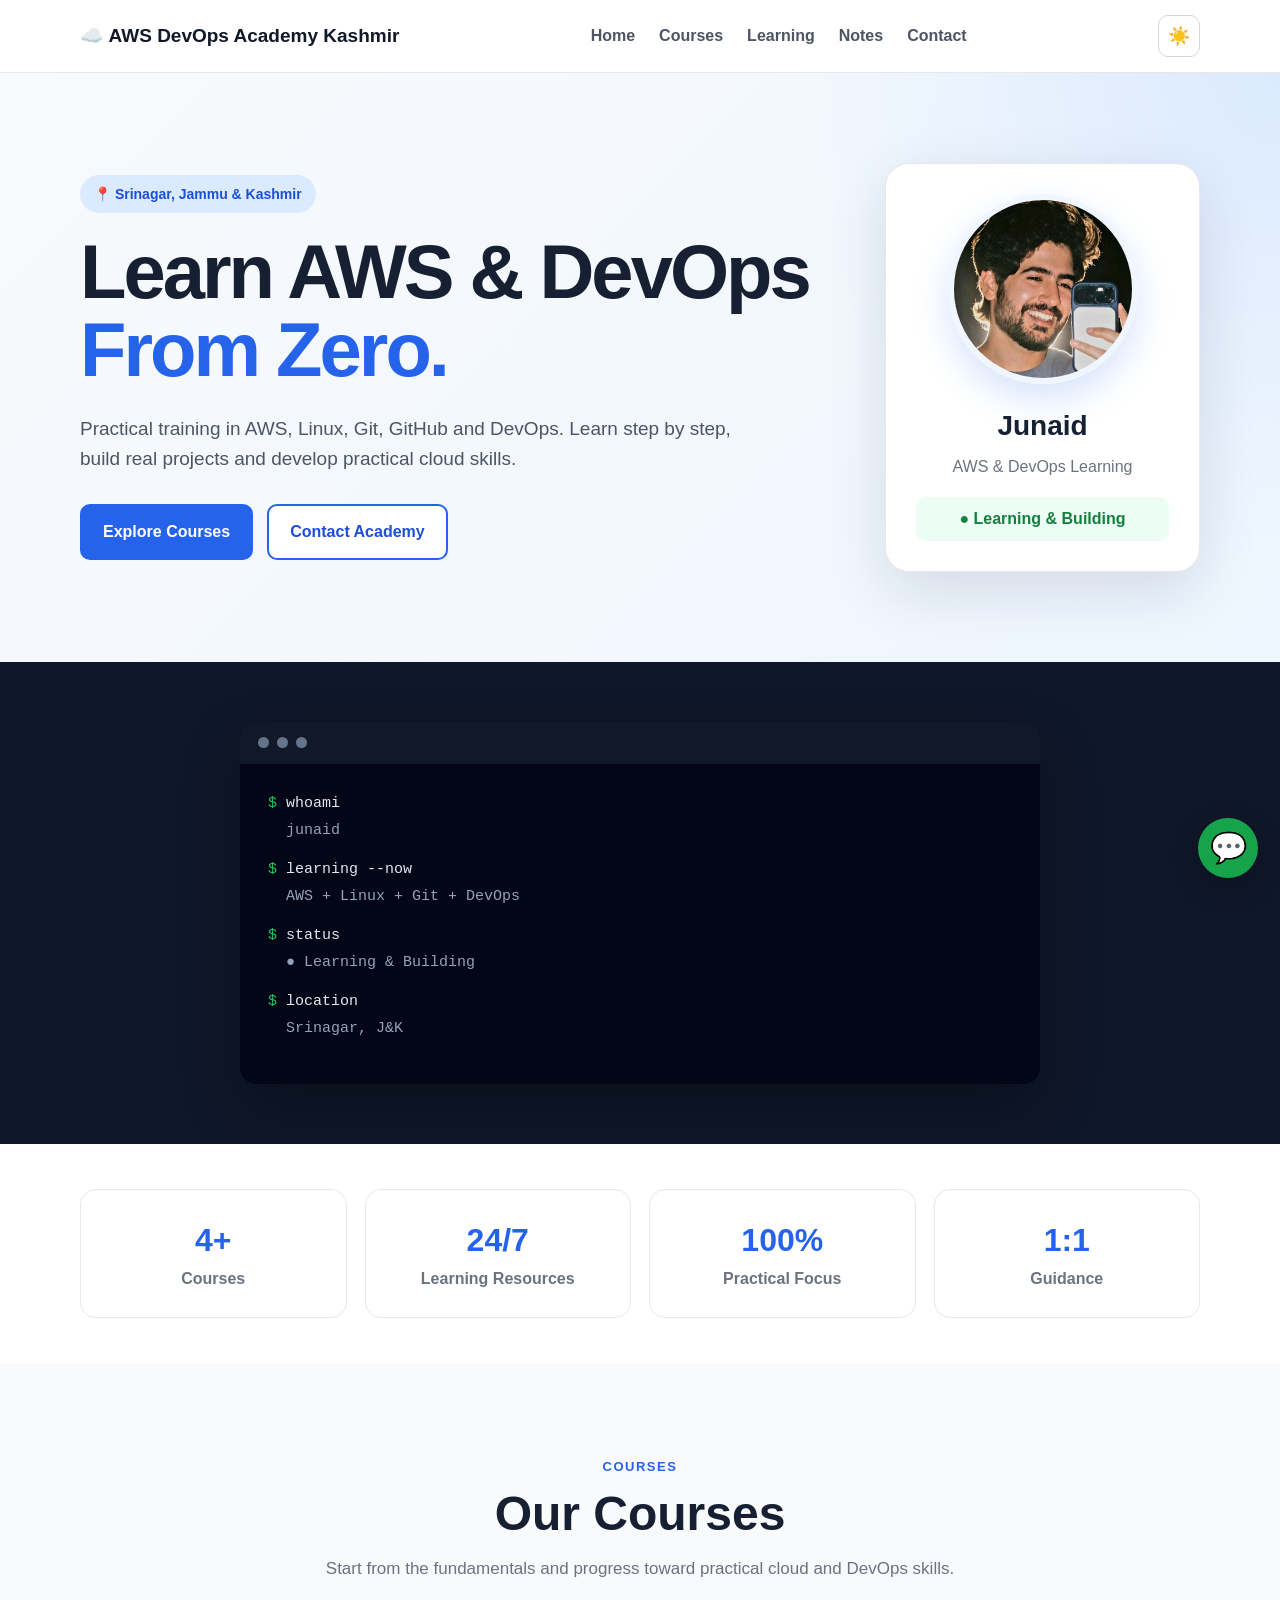
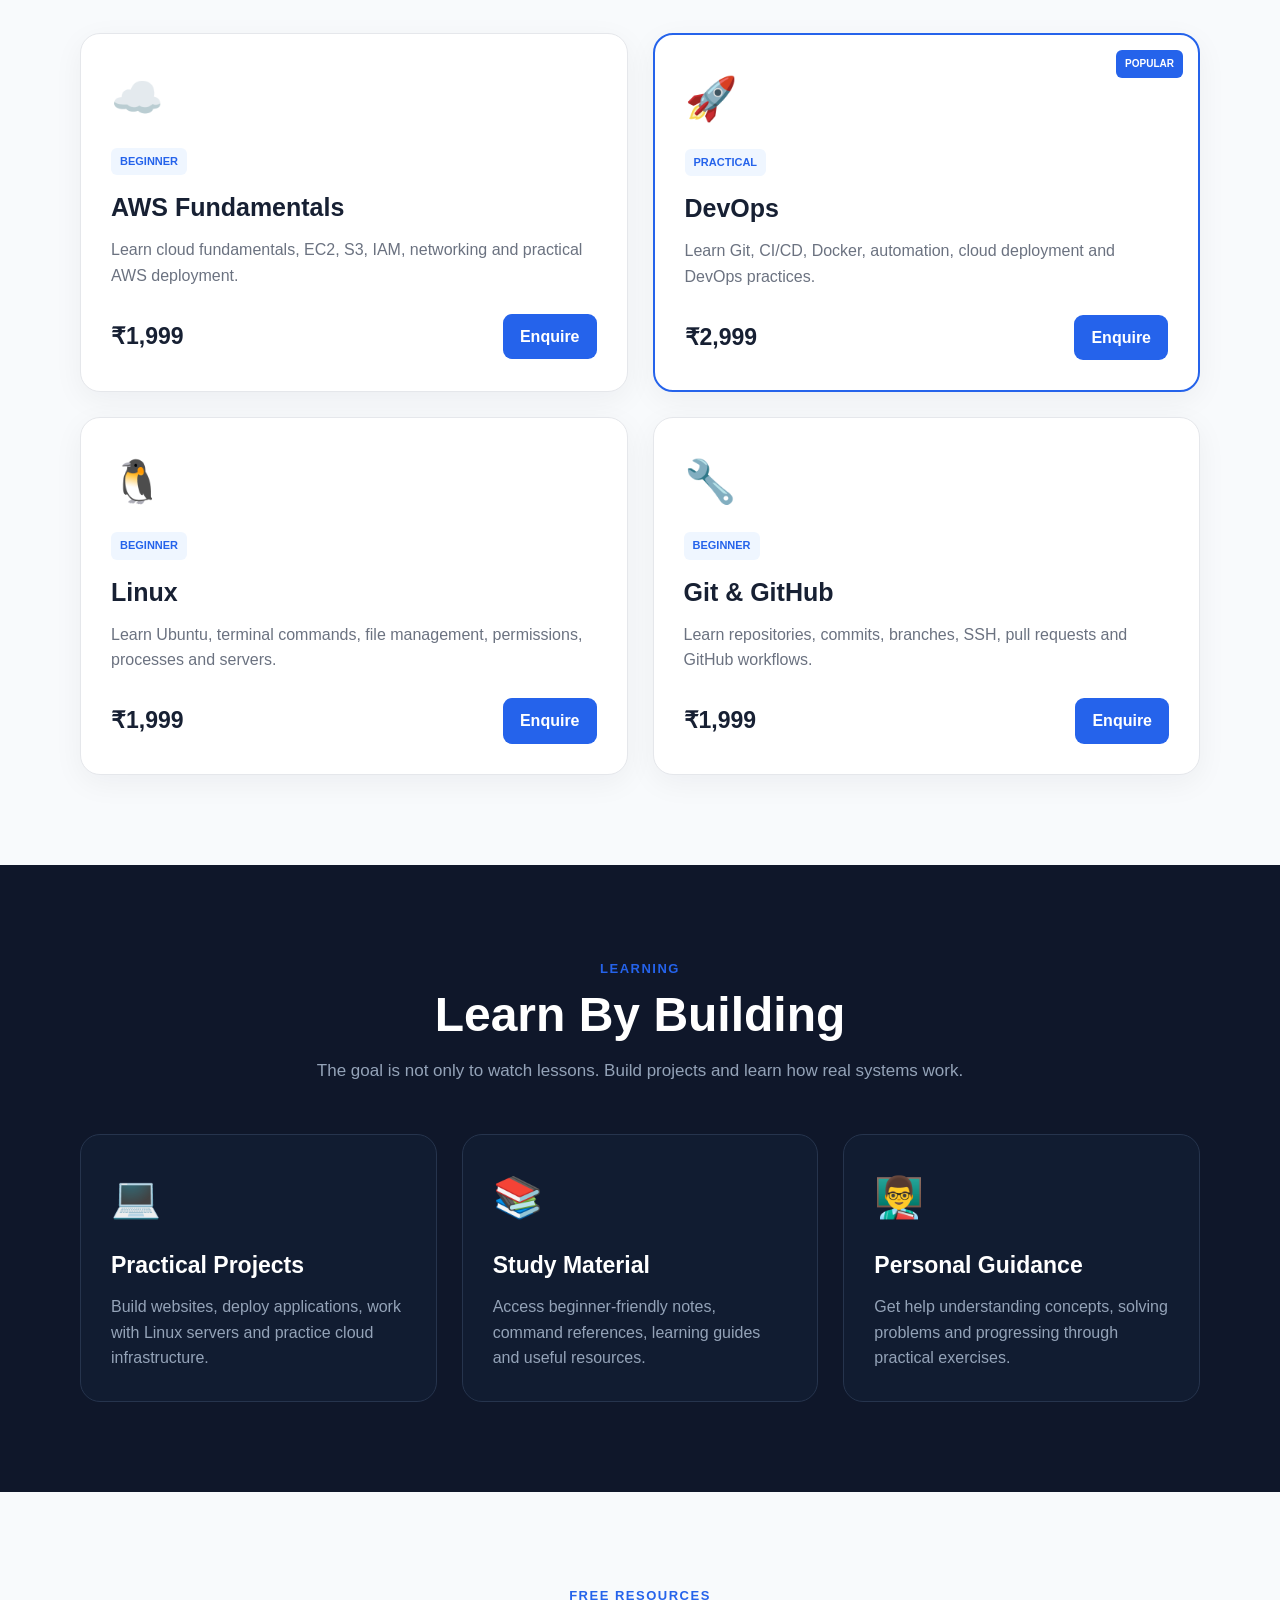
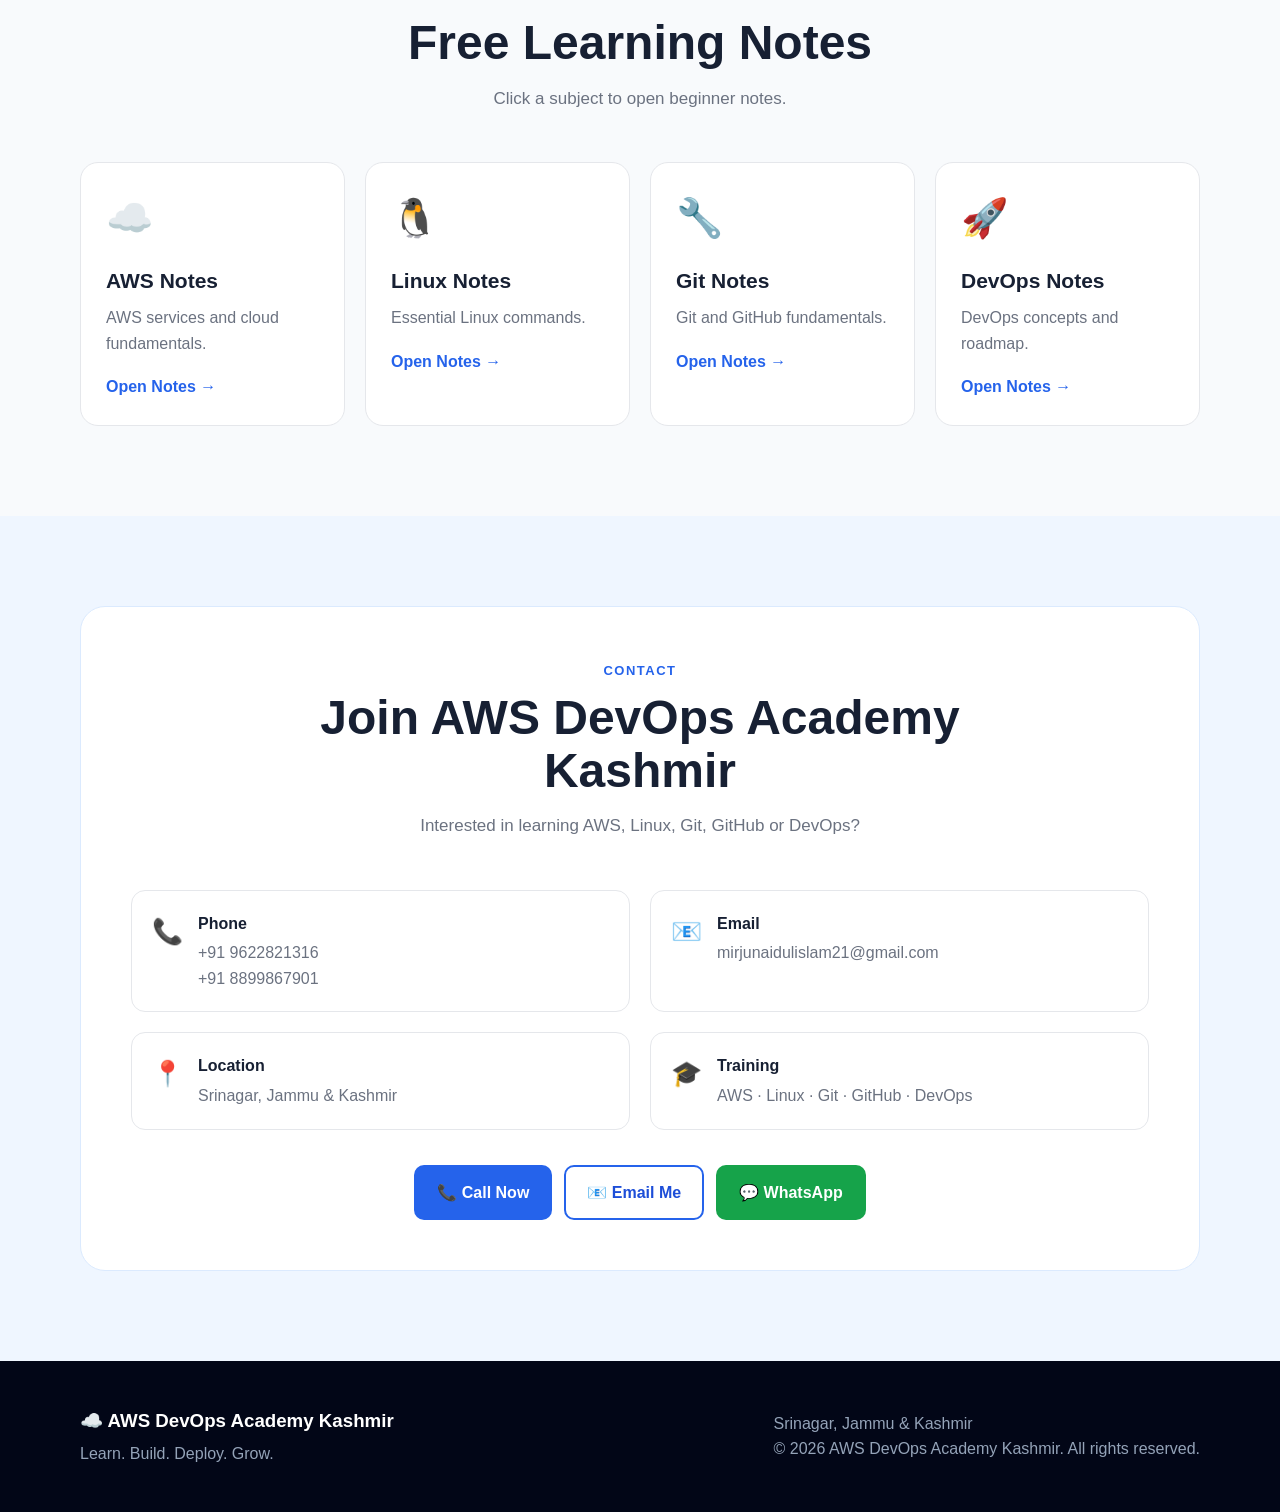
<file: index.html>
<!DOCTYPE html>
<html lang="en">
<head>
    <meta charset="UTF-8">
    <meta name="viewport" content="width=device-width, initial-scale=1.0">

    <title>AWS DevOps Academy Kashmir</title>

    <meta name="description"
          content="Learn AWS, Linux, Git, GitHub and DevOps from zero with practical training in Kashmir.">

    <!-- Google Analytics -->
    <script async src="https://www.googletagmanager.com/gtag/js?id=G-9E02N9K5ST"></script>
    <script>
        window.dataLayer = window.dataLayer || [];

        function gtag() {
            dataLayer.push(arguments);
        }

        gtag('js', new Date());
        gtag('config', 'G-9E02N9K5ST');
    </script>

    <!-- Website CSS -->
    <link rel="stylesheet" href="style.css">
</head>

<body>

<!-- =========================
     NAVIGATION
========================= -->

<header class="navbar">

    <div class="container nav-container">

        <a href="#home" class="logo">
            ☁️ AWS DevOps Academy Kashmir
        </a>

        <nav>
            <a href="#home">Home</a>
            <a href="#courses">Courses</a>
            <a href="#learning">Learning</a>
            <a href="#notes">Notes</a>
            <a href="#contact">Contact</a>
        </nav>

        <button id="themeButton" class="theme-button">
            ☀️
        </button>

    </div>

</header>


<!-- =========================
     HERO
========================= -->

<section id="home" class="hero">

    <div class="container hero-grid">

        <div class="hero-content">

            <div class="location">
                📍 Srinagar, Jammu & Kashmir
            </div>

            <h1>
                Learn AWS & DevOps
                <span>From Zero.</span>
            </h1>

            <p class="hero-text">
                Practical training in AWS, Linux, Git, GitHub and DevOps.
                Learn step by step, build real projects and develop
                practical cloud skills.
            </p>

            <div class="hero-buttons">

                <a href="#courses" class="button primary">
                    Explore Courses
                </a>

                <a href="#contact" class="button secondary">
                    Contact Academy
                </a>

            </div>

        </div>


        <!-- PROFILE CARD -->

        <div class="profile-card">

            <div class="profile-image-wrapper">

                <img
                    src="assets/junaid.jpg"
                    alt="Junaid - AWS DevOps Academy Kashmir"
                    class="profile-image"
                >

            </div>

            <h2>Junaid</h2>

            <p>
                AWS & DevOps Learning
            </p>

            <div class="profile-status">
                ● Learning & Building
            </div>

        </div>

    </div>

</section>


<!-- =========================
     TERMINAL
========================= -->

<section class="terminal-section">

    <div class="container">

        <div class="terminal">

            <div class="terminal-top">
                <span></span>
                <span></span>
                <span></span>
            </div>

            <div class="terminal-body">

                <p>
                    <span class="terminal-green">$</span>
                    whoami
                </p>

                <p class="terminal-output">
                    junaid
                </p>

                <p>
                    <span class="terminal-green">$</span>
                    learning --now
                </p>

                <p class="terminal-output">
                    AWS + Linux + Git + DevOps
                </p>

                <p>
                    <span class="terminal-green">$</span>
                    status
                </p>

                <p class="terminal-output">
                    ● Learning & Building
                </p>

                <p>
                    <span class="terminal-green">$</span>
                    location
                </p>

                <p class="terminal-output">
                    Srinagar, J&K
                </p>

            </div>

        </div>

    </div>

</section>


<!-- =========================
     STATS
========================= -->

<section class="stats">

    <div class="container stats-grid">

        <div class="stat-card">
            <strong>4+</strong>
            <span>Courses</span>
        </div>

        <div class="stat-card">
            <strong>24/7</strong>
            <span>Learning Resources</span>
        </div>

        <div class="stat-card">
            <strong>100%</strong>
            <span>Practical Focus</span>
        </div>

        <div class="stat-card">
            <strong>1:1</strong>
            <span>Guidance</span>
        </div>

    </div>

</section>


<!-- =========================
     COURSES
========================= -->

<section id="courses" class="section">

    <div class="container">

        <div class="section-heading">

            <span class="section-label">
                COURSES
            </span>

            <h2>Our Courses</h2>

            <p>
                Start from the fundamentals and progress toward
                practical cloud and DevOps skills.
            </p>

        </div>


        <div class="course-grid">


            <!-- AWS -->

            <article class="course-card">

                <div class="course-icon">
                    ☁️
                </div>

                <span class="course-tag">
                    BEGINNER
                </span>

                <h3>AWS Fundamentals</h3>

                <p>
                    Learn cloud fundamentals, EC2, S3, IAM,
                    networking and practical AWS deployment.
                </p>

                <div class="course-bottom">

                    <strong>₹1,999</strong>

                    <a
                        href="https://wa.me/919622821316?text=Hello%20I%20am%20interested%20in%20AWS%20Fundamentals"
                        target="_blank"
                        class="course-button">
                        Enquire
                    </a>

                </div>

            </article>


            <!-- DEVOPS -->

            <article class="course-card popular">

                <div class="popular-label">
                    POPULAR
                </div>

                <div class="course-icon">
                    🚀
                </div>

                <span class="course-tag">
                    PRACTICAL
                </span>

                <h3>DevOps</h3>

                <p>
                    Learn Git, CI/CD, Docker, automation,
                    cloud deployment and DevOps practices.
                </p>

                <div class="course-bottom">

                    <strong>₹2,999</strong>

                    <a
                        href="https://wa.me/919622821316?text=Hello%20I%20am%20interested%20in%20DevOps"
                        target="_blank"
                        class="course-button">
                        Enquire
                    </a>

                </div>

            </article>


            <!-- LINUX -->

            <article class="course-card">

                <div class="course-icon">
                    🐧
                </div>

                <span class="course-tag">
                    BEGINNER
                </span>

                <h3>Linux</h3>

                <p>
                    Learn Ubuntu, terminal commands, file management,
                    permissions, processes and servers.
                </p>

                <div class="course-bottom">

                    <strong>₹1,999</strong>

                    <a
                        href="https://wa.me/919622821316?text=Hello%20I%20am%20interested%20in%20Linux"
                        target="_blank"
                        class="course-button">
                        Enquire
                    </a>

                </div>

            </article>


            <!-- GIT -->

            <article class="course-card">

                <div class="course-icon">
                    🔧
                </div>

                <span class="course-tag">
                    BEGINNER
                </span>

                <h3>Git & GitHub</h3>

                <p>
                    Learn repositories, commits, branches, SSH,
                    pull requests and GitHub workflows.
                </p>

                <div class="course-bottom">

                    <strong>₹1,999</strong>

                    <a
                        href="https://wa.me/919622821316?text=Hello%20I%20am%20interested%20in%20Git%20and%20GitHub"
                        target="_blank"
                        class="course-button">
                        Enquire
                    </a>

                </div>

            </article>

        </div>

    </div>

</section>


<!-- =========================
     LEARNING
========================= -->

<section id="learning" class="section section-dark">

    <div class="container">

        <div class="section-heading">

            <span class="section-label">
                LEARNING
            </span>

            <h2>Learn By Building</h2>

            <p>
                The goal is not only to watch lessons.
                Build projects and learn how real systems work.
            </p>

        </div>


        <div class="feature-grid">

            <div class="feature-card">

                <div class="feature-icon">
                    💻
                </div>

                <h3>Practical Projects</h3>

                <p>
                    Build websites, deploy applications, work with
                    Linux servers and practice cloud infrastructure.
                </p>

            </div>


            <div class="feature-card">

                <div class="feature-icon">
                    📚
                </div>

                <h3>Study Material</h3>

                <p>
                    Access beginner-friendly notes, command references,
                    learning guides and useful resources.
                </p>

            </div>


            <div class="feature-card">

                <div class="feature-icon">
                    👨‍🏫
                </div>

                <h3>Personal Guidance</h3>

                <p>
                    Get help understanding concepts, solving problems
                    and progressing through practical exercises.
                </p>

            </div>

        </div>

    </div>

</section>


<!-- =========================
     NOTES
========================= -->

<section id="notes" class="section">

    <div class="container">

        <div class="section-heading">

            <span class="section-label">
                FREE RESOURCES
            </span>

            <h2>Free Learning Notes</h2>

            <p>
                Click a subject to open beginner notes.
            </p>

        </div>


        <div class="notes-grid">


            <a href="notes/aws.html" class="note-card">

                <div class="note-icon">
                    ☁️
                </div>

                <h3>AWS Notes</h3>

                <p>
                    AWS services and cloud fundamentals.
                </p>

                <span>
                    Open Notes →
                </span>

            </a>


            <a href="notes/linux.html" class="note-card">

                <div class="note-icon">
                    🐧
                </div>

                <h3>Linux Notes</h3>

                <p>
                    Essential Linux commands.
                </p>

                <span>
                    Open Notes →
                </span>

            </a>


            <a href="notes/git.html" class="note-card">

                <div class="note-icon">
                    🔧
                </div>

                <h3>Git Notes</h3>

                <p>
                    Git and GitHub fundamentals.
                </p>

                <span>
                    Open Notes →
                </span>

            </a>


            <a href="notes/devops.html" class="note-card">

                <div class="note-icon">
                    🚀
                </div>

                <h3>DevOps Notes</h3>

                <p>
                    DevOps concepts and roadmap.
                </p>

                <span>
                    Open Notes →
                </span>

            </a>

        </div>

    </div>

</section>


<!-- =========================
     CONTACT
========================= -->

<section id="contact" class="contact-section">

    <div class="container">

        <div class="contact-box">

            <div class="section-heading">

                <span class="section-label">
                    CONTACT
                </span>

                <h2>
                    Join AWS DevOps Academy Kashmir
                </h2>

                <p>
                    Interested in learning AWS, Linux, Git,
                    GitHub or DevOps?
                </p>

            </div>


            <div class="contact-grid">


                <div class="contact-item">

                    <div class="contact-icon">
                        📞
                    </div>

                    <div>

                        <strong>Phone</strong>

                        <a href="tel:+919622821316">
                            +91 9622821316
                        </a>

                        <a href="tel:+918899867901">
                            +91 8899867901
                        </a>

                    </div>

                </div>


                <div class="contact-item">

                    <div class="contact-icon">
                        📧
                    </div>

                    <div>

                        <strong>Email</strong>

                        <a href="mailto:mirjunaidulislam21@gmail.com">
                            mirjunaidulislam21@gmail.com
                        </a>

                    </div>

                </div>


                <div class="contact-item">

                    <div class="contact-icon">
                        📍
                    </div>

                    <div>

                        <strong>Location</strong>

                        <span>
                            Srinagar, Jammu & Kashmir
                        </span>

                    </div>

                </div>


                <div class="contact-item">

                    <div class="contact-icon">
                        🎓
                    </div>

                    <div>

                        <strong>Training</strong>

                        <span>
                            AWS · Linux · Git · GitHub · DevOps
                        </span>

                    </div>

                </div>

            </div>


            <div class="contact-buttons">

                <a
                    href="tel:+919622821316"
                    class="button primary">
                    📞 Call Now
                </a>

                <a
                    href="mailto:mirjunaidulislam21@gmail.com"
                    class="button secondary">
                    📧 Email Me
                </a>

                <a
                    href="https://wa.me/919622821316?text=Hello%20AWS%20DevOps%20Academy%20Kashmir"
                    target="_blank"
                    class="button whatsapp">
                    💬 WhatsApp
                </a>

            </div>

        </div>

    </div>

</section>


<!-- =========================
     FOOTER
========================= -->

<footer>

    <div class="container footer-content">

        <div>

            <h3>
                ☁️ AWS DevOps Academy Kashmir
            </h3>

            <p>
                Learn. Build. Deploy. Grow.
            </p>

        </div>

        <div>

            <p>
                Srinagar, Jammu & Kashmir
            </p>

            <p>
                © 2026 AWS DevOps Academy Kashmir.
                All rights reserved.
            </p>

        </div>

    </div>

</footer>


<!-- =========================
     FLOATING WHATSAPP
========================= -->

<a
    href="https://wa.me/919622821316?text=Hello%20AWS%20DevOps%20Academy%20Kashmir"
    target="_blank"
    class="whatsapp-float"
    aria-label="Contact us on WhatsApp">

    💬

</a>


<!-- =========================
     JAVASCRIPT
========================= -->

<script src="js/app.js"></script>

</body>
</html>
</file>
<file: style.css>
/* =========================================
   AWS DEVOPS ACADEMY KASHMIR
   COMPLETE WEBSITE CSS
========================================= */

* {
    margin: 0;
    padding: 0;
    box-sizing: border-box;
}

html {
    scroll-behavior: smooth;
}

body {
    font-family: Arial, Helvetica, sans-serif;
    background: #f8fafc;
    color: #172033;
    line-height: 1.6;
}

a {
    text-decoration: none;
    color: inherit;
}

img {
    max-width: 100%;
    display: block;
}

.container {
    width: min(1120px, 92%);
    margin: auto;
}


/* =========================================
   NAVBAR
========================================= */

.navbar {
    position: sticky;
    top: 0;
    z-index: 1000;
    background: rgba(255, 255, 255, 0.96);
    border-bottom: 1px solid #e5e7eb;
    backdrop-filter: blur(10px);
}

.nav-container {
    min-height: 72px;
    display: flex;
    align-items: center;
    justify-content: space-between;
    gap: 25px;
}

.logo {
    font-size: 19px;
    font-weight: 800;
    color: #111827;
}

nav {
    display: flex;
    align-items: center;
    gap: 24px;
}

nav a {
    color: #4b5563;
    font-weight: 600;
    transition: 0.2s;
}

nav a:hover {
    color: #2563eb;
}

.theme-button {
    border: 1px solid #d1d5db;
    background: white;
    width: 42px;
    height: 42px;
    border-radius: 10px;
    cursor: pointer;
    font-size: 18px;
}


/* =========================================
   HERO
========================================= */

.hero {
    padding: 90px 0;
    background:
        radial-gradient(circle at top right, #dbeafe, transparent 35%),
        linear-gradient(135deg, #f8fafc, #eef6ff);
}

.hero-grid {
    display: grid;
    grid-template-columns: 1.4fr 0.6fr;
    align-items: center;
    gap: 70px;
}

.location {
    display: inline-block;
    margin-bottom: 20px;
    padding: 8px 14px;
    border-radius: 999px;
    background: #dbeafe;
    color: #1d4ed8;
    font-weight: 700;
    font-size: 14px;
}

.hero h1 {
    max-width: 750px;
    font-size: clamp(44px, 7vw, 76px);
    line-height: 1.02;
    letter-spacing: -3px;
    margin-bottom: 25px;
}

.hero h1 span {
    display: block;
    color: #2563eb;
}

.hero-text {
    max-width: 680px;
    font-size: 19px;
    color: #4b5563;
    margin-bottom: 30px;
}

.hero-buttons {
    display: flex;
    flex-wrap: wrap;
    gap: 14px;
}


/* =========================================
   BUTTONS
========================================= */

.button {
    display: inline-flex;
    align-items: center;
    justify-content: center;
    padding: 13px 21px;
    border-radius: 10px;
    font-weight: 700;
    border: 2px solid transparent;
    transition: 0.2s;
}

.button:hover {
    transform: translateY(-2px);
}

.primary {
    background: #2563eb;
    color: white;
}

.primary:hover {
    background: #1d4ed8;
}

.secondary {
    background: white;
    color: #1d4ed8;
    border-color: #2563eb;
}

.whatsapp {
    background: #16a34a;
    color: white;
}

.whatsapp:hover {
    background: #15803d;
}


/* =========================================
   PROFILE CARD
========================================= */

.profile-card {
    background: white;
    padding: 30px;
    border-radius: 24px;
    text-align: center;
    box-shadow: 0 20px 60px rgba(15, 23, 42, 0.12);
    border: 1px solid #e5e7eb;
}

.profile-image-wrapper {
    display: flex;
    justify-content: center;
    margin-bottom: 20px;
}

.profile-image {
    width: 190px;
    height: 190px;
    object-fit: cover;
    border-radius: 50%;
    border: 6px solid #eff6ff;
    box-shadow: 0 15px 35px rgba(37, 99, 235, 0.18);
}

.profile-card h2 {
    font-size: 28px;
    margin-bottom: 5px;
}

.profile-card p {
    color: #6b7280;
}

.profile-status {
    margin-top: 18px;
    padding: 9px;
    border-radius: 10px;
    background: #ecfdf5;
    color: #15803d;
    font-weight: 700;
}


/* =========================================
   TERMINAL
========================================= */

.terminal-section {
    padding: 60px 0;
    background: #0f172a;
}

.terminal {
    max-width: 800px;
    margin: auto;
    background: #020617;
    color: #e5e7eb;
    border-radius: 16px;
    overflow: hidden;
    box-shadow: 0 25px 60px rgba(0, 0, 0, 0.3);
}

.terminal-top {
    height: 42px;
    display: flex;
    align-items: center;
    gap: 8px;
    padding: 0 18px;
    background: #111827;
}

.terminal-top span {
    width: 11px;
    height: 11px;
    border-radius: 50%;
    background: #64748b;
}

.terminal-body {
    padding: 28px;
    font-family: "Courier New", monospace;
    font-size: 15px;
}

.terminal-green {
    color: #22c55e;
}

.terminal-output {
    color: #94a3b8;
    margin: 3px 0 15px 18px;
}


/* =========================================
   STATS
========================================= */

.stats {
    padding: 45px 0;
    background: white;
}

.stats-grid {
    display: grid;
    grid-template-columns: repeat(4, 1fr);
    gap: 18px;
}

.stat-card {
    padding: 25px;
    text-align: center;
    border: 1px solid #e5e7eb;
    border-radius: 16px;
    background: #ffffff;
}

.stat-card strong {
    display: block;
    font-size: 32px;
    color: #2563eb;
}

.stat-card span {
    color: #6b7280;
    font-weight: 600;
}


/* =========================================
   GENERAL SECTIONS
========================================= */

.section {
    padding: 90px 0;
}

.section-dark {
    background: #0f172a;
    color: white;
}

.section-heading {
    max-width: 700px;
    margin: 0 auto 50px;
    text-align: center;
}

.section-label {
    display: inline-block;
    color: #2563eb;
    font-weight: 800;
    font-size: 13px;
    letter-spacing: 1.5px;
    margin-bottom: 10px;
}

.section-heading h2 {
    font-size: clamp(32px, 5vw, 48px);
    line-height: 1.1;
    margin-bottom: 15px;
}

.section-heading p {
    color: #6b7280;
    font-size: 17px;
}

.section-dark .section-heading p {
    color: #94a3b8;
}


/* =========================================
   COURSES
========================================= */

.course-grid {
    display: grid;
    grid-template-columns: repeat(2, 1fr);
    gap: 25px;
}

.course-card {
    position: relative;
    padding: 30px;
    background: white;
    border: 1px solid #e5e7eb;
    border-radius: 20px;
    transition: 0.25s;
    box-shadow: 0 8px 30px rgba(15, 23, 42, 0.05);
}

.course-card:hover {
    transform: translateY(-6px);
    box-shadow: 0 18px 40px rgba(15, 23, 42, 0.1);
}

.course-icon {
    font-size: 42px;
    margin-bottom: 16px;
}

.course-tag {
    display: inline-block;
    font-size: 11px;
    font-weight: 800;
    color: #2563eb;
    background: #eff6ff;
    padding: 5px 9px;
    border-radius: 6px;
    margin-bottom: 12px;
}

.course-card h3 {
    font-size: 25px;
    margin-bottom: 10px;
}

.course-card p {
    color: #6b7280;
    margin-bottom: 25px;
}

.course-bottom {
    display: flex;
    align-items: center;
    justify-content: space-between;
    gap: 15px;
}

.course-bottom strong {
    font-size: 23px;
}

.course-button {
    padding: 10px 17px;
    border-radius: 9px;
    background: #2563eb;
    color: white;
    font-weight: 700;
}

.popular {
    border: 2px solid #2563eb;
}

.popular-label {
    position: absolute;
    top: 15px;
    right: 15px;
    background: #2563eb;
    color: white;
    font-size: 10px;
    font-weight: 800;
    padding: 6px 9px;
    border-radius: 6px;
}


/* =========================================
   FEATURES
========================================= */

.feature-grid {
    display: grid;
    grid-template-columns: repeat(3, 1fr);
    gap: 25px;
}

.feature-card {
    padding: 30px;
    background: #111c31;
    border: 1px solid #26344d;
    border-radius: 20px;
}

.feature-icon {
    font-size: 40px;
    margin-bottom: 18px;
}

.feature-card h3 {
    font-size: 23px;
    margin-bottom: 10px;
}

.feature-card p {
    color: #94a3b8;
}


/* =========================================
   NOTES
========================================= */

.notes-grid {
    display: grid;
    grid-template-columns: repeat(4, 1fr);
    gap: 20px;
}

.note-card {
    padding: 25px;
    background: white;
    border: 1px solid #e5e7eb;
    border-radius: 18px;
    transition: 0.2s;
}

.note-card:hover {
    transform: translateY(-5px);
    border-color: #2563eb;
}

.note-icon {
    font-size: 38px;
    margin-bottom: 15px;
}

.note-card h3 {
    font-size: 21px;
    margin-bottom: 8px;
}

.note-card p {
    color: #6b7280;
    margin-bottom: 18px;
}

.note-card span {
    color: #2563eb;
    font-weight: 800;
}


/* =========================================
   CONTACT
========================================= */

.contact-section {
    padding: 90px 0;
    background: #eff6ff;
}

.contact-box {
    background: white;
    padding: 50px;
    border-radius: 25px;
    border: 1px solid #dbeafe;
}

.contact-grid {
    display: grid;
    grid-template-columns: repeat(2, 1fr);
    gap: 20px;
    margin-bottom: 35px;
}

.contact-item {
    display: flex;
    gap: 15px;
    padding: 20px;
    border: 1px solid #e5e7eb;
    border-radius: 14px;
}

.contact-icon {
    font-size: 25px;
}

.contact-item strong {
    display: block;
    margin-bottom: 4px;
}

.contact-item a,
.contact-item span {
    display: block;
    color: #6b7280;
}

.contact-item a:hover {
    color: #2563eb;
}

.contact-buttons {
    display: flex;
    justify-content: center;
    flex-wrap: wrap;
    gap: 12px;
}


/* =========================================
   FOOTER
========================================= */

footer {
    padding: 45px 0;
    background: #020617;
    color: white;
}

.footer-content {
    display: flex;
    align-items: center;
    justify-content: space-between;
    gap: 30px;
}

.footer-content h3 {
    margin-bottom: 5px;
}

.footer-content p {
    color: #94a3b8;
}


/* =========================================
   FLOATING WHATSAPP
========================================= */

.whatsapp-float {
    position: fixed;
    right: 22px;
    bottom: 22px;
    z-index: 2000;

    width: 60px;
    height: 60px;

    display: flex;
    align-items: center;
    justify-content: center;

    border-radius: 50%;
    background: #16a34a;
    color: white;

    font-size: 30px;

    box-shadow: 0 10px 30px rgba(0, 0, 0, 0.25);

    transition: 0.2s;
}

.whatsapp-float:hover {
    transform: scale(1.08);
}


/* =========================================
   DARK MODE
========================================= */

body.dark-mode {
    background: #020617;
    color: #e5e7eb;
}

body.dark-mode .navbar {
    background: rgba(2, 6, 23, 0.96);
    border-color: #1e293b;
}

body.dark-mode .logo {
    color: white;
}

body.dark-mode nav a {
    color: #cbd5e1;
}

body.dark-mode .theme-button {
    background: #111827;
    border-color: #334155;
}

body.dark-mode .hero {
    background: #020617;
}

body.dark-mode .hero-text {
    color: #94a3b8;
}

body.dark-mode .profile-card,
body.dark-mode .course-card,
body.dark-mode .note-card,
body.dark-mode .stat-card,
body.dark-mode .contact-box {
    background: #0f172a;
    border-color: #1e293b;
}

body.dark-mode .course-card p,
body.dark-mode .note-card p,
body.dark-mode .section-heading p {
    color: #94a3b8;
}

body.dark-mode .stats {
    background: #020617;
}

body.dark-mode .contact-section {
    background: #0f172a;
}

body.dark-mode .contact-item {
    border-color: #334155;
}

body.dark-mode .contact-item a,
body.dark-mode .contact-item span {
    color: #94a3b8;
}


/* =========================================
   MOBILE
========================================= */

@media (max-width: 900px) {

    .hero-grid {
        grid-template-columns: 1fr;
        gap: 40px;
    }

    .hero-content {
        text-align: center;
    }

    .hero-text {
        margin-left: auto;
        margin-right: auto;
    }

    .hero-buttons {
        justify-content: center;
    }

    .stats-grid {
        grid-template-columns: repeat(2, 1fr);
    }

    .notes-grid {
        grid-template-columns: repeat(2, 1fr);
    }

    .feature-grid {
        grid-template-columns: 1fr;
    }

}


@media (max-width: 700px) {

    .nav-container {
        flex-wrap: wrap;
        padding: 14px 0;
    }

    nav {
        order: 3;
        width: 100%;
        justify-content: center;
        gap: 14px;
        flex-wrap: wrap;
    }

    nav a {
        font-size: 14px;
    }

    .hero {
        padding: 60px 0;
    }

    .hero h1 {
        letter-spacing: -2px;
    }

    .course-grid {
        grid-template-columns: 1fr;
    }

    .notes-grid {
        grid-template-columns: 1fr;
    }

    .contact-grid {
        grid-template-columns: 1fr;
    }

    .contact-box {
        padding: 30px 20px;
    }

    .footer-content {
        flex-direction: column;
        text-align: center;
    }

}


@media (max-width: 480px) {

    .stats-grid {
        grid-template-columns: 1fr;
    }

    .profile-image {
        width: 160px;
        height: 160px;
    }

    .course-bottom {
        flex-direction: column;
        align-items: stretch;
    }

    .course-button {
        text-align: center;
    }

    .contact-buttons {
        flex-direction: column;
    }

    .contact-buttons .button {
        width: 100%;
    }

    .whatsapp-float {
        width: 54px;
        height: 54px;
        right: 15px;
        bottom: 15px;
    }

}
</file>
